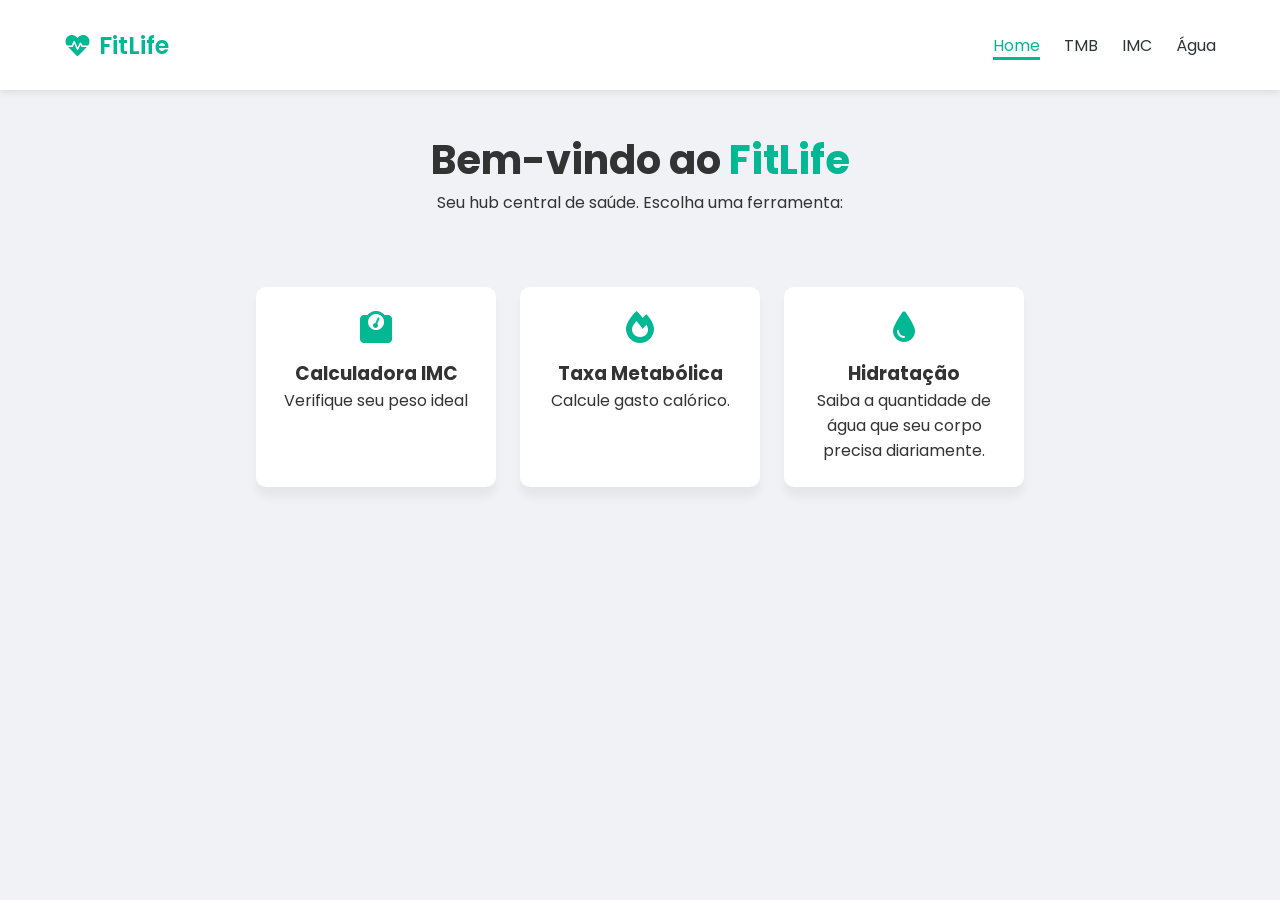
<file: index.html>
<!DOCTYPE html>
<html lang="pt-BR">
<head>
    <meta charset="UTF-8">
    <meta name="viewport" content="width=device-width, initial-scale=1.0">
    <link rel="preconnect" href="https://fonts.googleapis.com">
    <link rel="preconnect" href="https://fonts.gstatic.com" crossorigin>
    <link href="https://fonts.googleapis.com/css2?family=Poppins:ital,wght@0,100;0,200;0,300;0,400;0,500;0,600;0,700;0,800;0,900;1,100;1,200;1,300;1,400;1,500;1,600;1,700;1,800;1,900&display=swap" rel="stylesheet">
    <link rel="stylesheet" href="css/styles.css">
    <link
    rel="stylesheet"
    href="https://cdnjs.cloudflare.com/ajax/libs/font-awesome/6.0.0/css/all.min.css"
    />

    <title>FitLife</title>
</head>
<body>
    <nav>
        <a class="logo" href="index.html">    
            <i class="fas fa-heartbeat"></i>
            FitLife
        </a>

        <ul class="nav-links">
            <li><a class="nav-link" id="nav-active" href="index.html">Home</a></li>
            <li><a class="nav-link" href="pages/tmb.html">TMB</a></li>
            <li><a class="nav-link" href="pages/imc.html">IMC</a></li>
            <li><a class="nav-link" href="pages/water.html">Água</a></li>
        </ul>
    </nav>


    <header class="header-container">
        <h1>Bem-vindo ao <span>FitLife</span></h1>
        <p>Seu hub central de saúde. Escolha uma ferramenta:</p>
    </header>

    <main>
        <section class="cards-section">
            <a class="feature-card" href="pages/imc.html">
                <i class="fas fa-weight"></i>
                <h3>Calculadora IMC</h3>
                <p>Verifique seu peso ideal</p>
            </a>

            <a class="feature-card" href="pages/tmb.html">
                <i class="fas fa-fire"></i>
                <h3>Taxa Metabólica</h3>
                <p>Calcule gasto calórico.</p>
            </a>

            <a class="feature-card" href="pages/water.html">
                <i class="fas fa-tint"></i>
                <h3>Hidratação</h3>
                <p>Saiba a quantidade de água que seu corpo precisa diariamente.</p>
            </a>
        </section>

    </main>
</body>
</html>
</file>
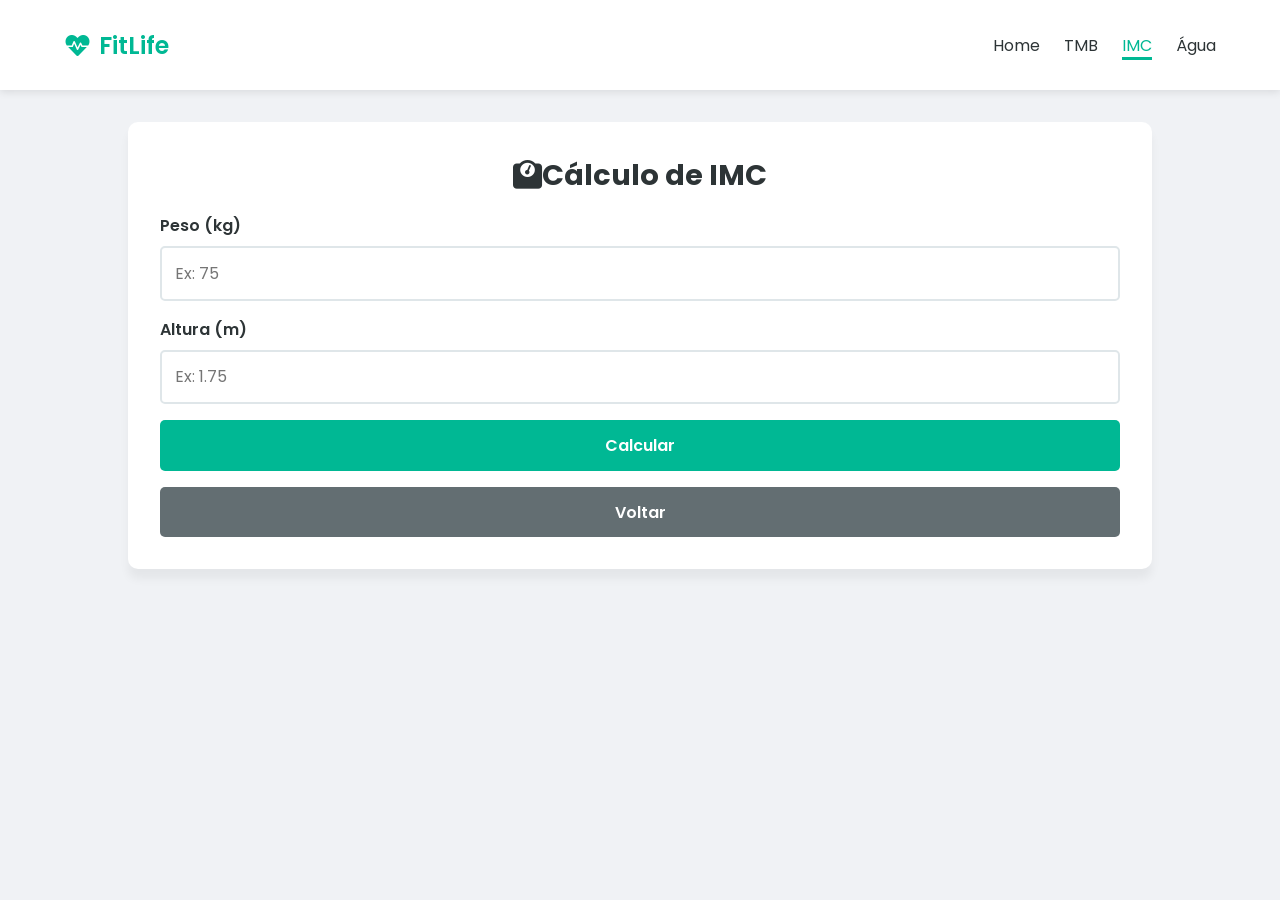
<file: pages/imc.html>
<!DOCTYPE html>
<html lang="pt-BR">
<head>
    <meta charset="UTF-8">
    <meta name="viewport" content="width=device-width, initial-scale=1.0">
    <link rel="preconnect" href="https://fonts.googleapis.com">
    <link rel="preconnect" href="https://fonts.gstatic.com" crossorigin>
    <link href="https://fonts.googleapis.com/css2?family=Poppins:ital,wght@0,100;0,200;0,300;0,400;0,500;0,600;0,700;0,800;0,900;1,100;1,200;1,300;1,400;1,500;1,600;1,700;1,800;1,900&display=swap" rel="stylesheet">
    <link rel="stylesheet" href="../css/styles.css">
    <link
    rel="stylesheet"
    href="https://cdnjs.cloudflare.com/ajax/libs/font-awesome/6.0.0/css/all.min.css"
    />
    <title>FitLife | IMC</title>
</head>
<body>
    
    <nav>
        <a class="logo" href="../index.html"><i class="fas fa-heartbeat"></i>FitLife</a>

        <ul class="nav-links">
            <li><a class="nav-link" href="../index.html">Home</a></li>
            <li><a class="nav-link" href="tmb.html">TMB</a></li>
            <li><a class="nav-link" id="nav-active" href="imc.html">IMC</a></li>
            <li><a class="nav-link" href="water.html">Água</a></li>
        </ul>
    </nav>


    <main>
        <section class="tool-container">
            
            <div class="tool-container-title">
                <h2><i class="fas fa-weight"></i>Cálculo de IMC</h2>
            </div>

            <form>
                <div class="form-group">
                    <label for="weight">Peso (kg)</label>
                    <input type="number" id="weight" placeholder="Ex: 75" required>
                </div>
                
                <div class="form-group">
                    <label for="height">Altura (m)</label>
                    <input type="number" id="height" placeholder="Ex: 1.75" 
                    required
                    step="any"
                    >
                </div>

                <button class="action-btn" type="submit" onclick="calculateIMC(event)">Calcular</button>
                <a class="action-btn btn-back" href="../index.html">Voltar</a>
            </form>

            <div id="result" class="result-box">
                <p>Seu IMC é</p>
                <h2 id="imc-value">00.0</h2>
                <p id="imc-desc">Classificação</p>
            </div>


        </section>
    </main>
  
    <script src="../js/imc.js"></script>
</body>
</html>
</file>
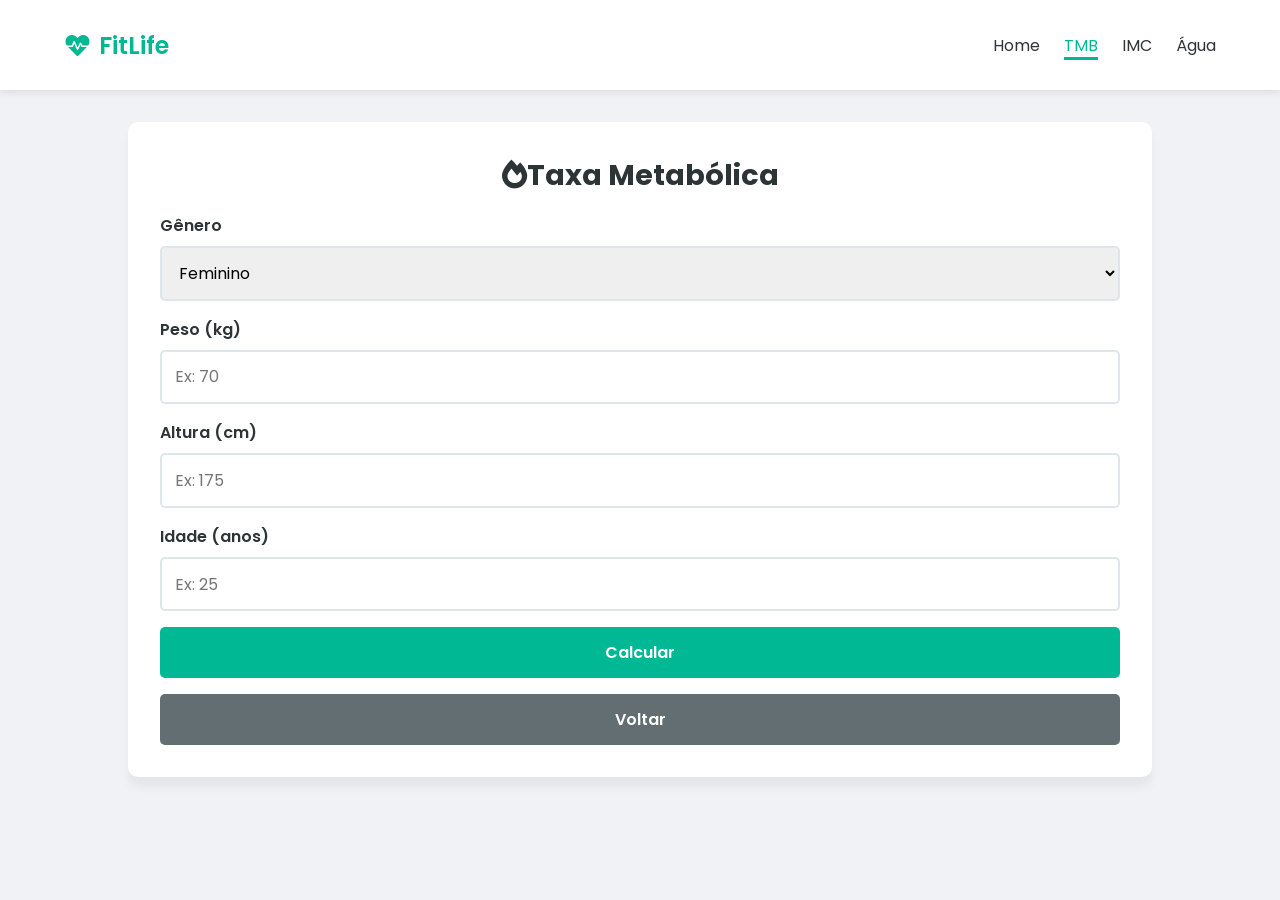
<file: pages/tmb.html>
<!DOCTYPE html>
<html lang="pt-BR">
<head>
    <meta charset="UTF-8">
    <meta name="viewport" content="width=device-width, initial-scale=1.0">
    <link rel="preconnect" href="https://fonts.googleapis.com">
    <link rel="preconnect" href="https://fonts.gstatic.com" crossorigin>
    <link rel="stylesheet" href="../css/styles.css">
    <link href="https://fonts.googleapis.com/css2?family=Poppins:ital,wght@0,100;0,200;0,300;0,400;0,500;0,600;0,700;0,800;0,900;1,100;1,200;1,300;1,400;1,500;1,600;1,700;1,800;1,900&display=swap" rel="stylesheet">
    <link
    rel="stylesheet"
    href="https://cdnjs.cloudflare.com/ajax/libs/font-awesome/6.0.0/css/all.min.css"
    />
    <title>FitLife | TMB</title>
</head>
<body>

    
    <nav>
        <a href="../index.html" class="logo">
            <i class="fas fa-heartbeat"></i>
            <p>FitLife</p>
        </a>

        <ul class="nav-links">
            <li><a class="nav-link" href="../index.html">Home</a></li>
            <li><a class="nav-link" id="nav-active" href="tmb.html">TMB</a></li>
            <li><a class="nav-link" href="imc.html">IMC</a></li>
            <li><a class="nav-link" href="water.html">Água</a></li>
        </ul>
    </nav>


    <main>
        <section class="tool-container">
            
            <div class="tool-container-title">
                <h2><i class="fas fa-fire"></i>Taxa Metabólica</h2>
            </div>

            <form>
                <div class="form-group">
                    <label for="gender">Gênero</label>
                    <select id="gender">
                        <option value="male">Masculino</option>
                        <option value="female" selected>Feminino</option>
                    </select>
                </div>

                <div class="form-group">
                    <label for="weight">Peso (kg)</label>
                    <input type="number" id="weight" placeholder="Ex: 70" required>
                </div>

                <div class="form-group">
                    <label for="height">Altura (cm)</label>
                    <input type="number" id="height" placeholder="Ex: 175" required>
                </div>

                <div class="form-group">
                    <label for="age">Idade (anos)</label>
                    <input type="number" id="age" placeholder="Ex: 25" required>
                </div>

                <button class="action-btn" type="submit" onclick="calculateTMB(event)">Calcular</button>
                <a class="action-btn btn-back" href="../index.html">Voltar</a>

            </form>

            <div id="result-box" class="result-box">
                <p>Gasto calórico basal:</p>
                <h2 id="tmb-value">0000</h2>
                <p>Kcal/dia</p>
            </div>

        </section>
    </main>
    <script src="../js/tmb.js"></script>
</body>
</html>
</file>
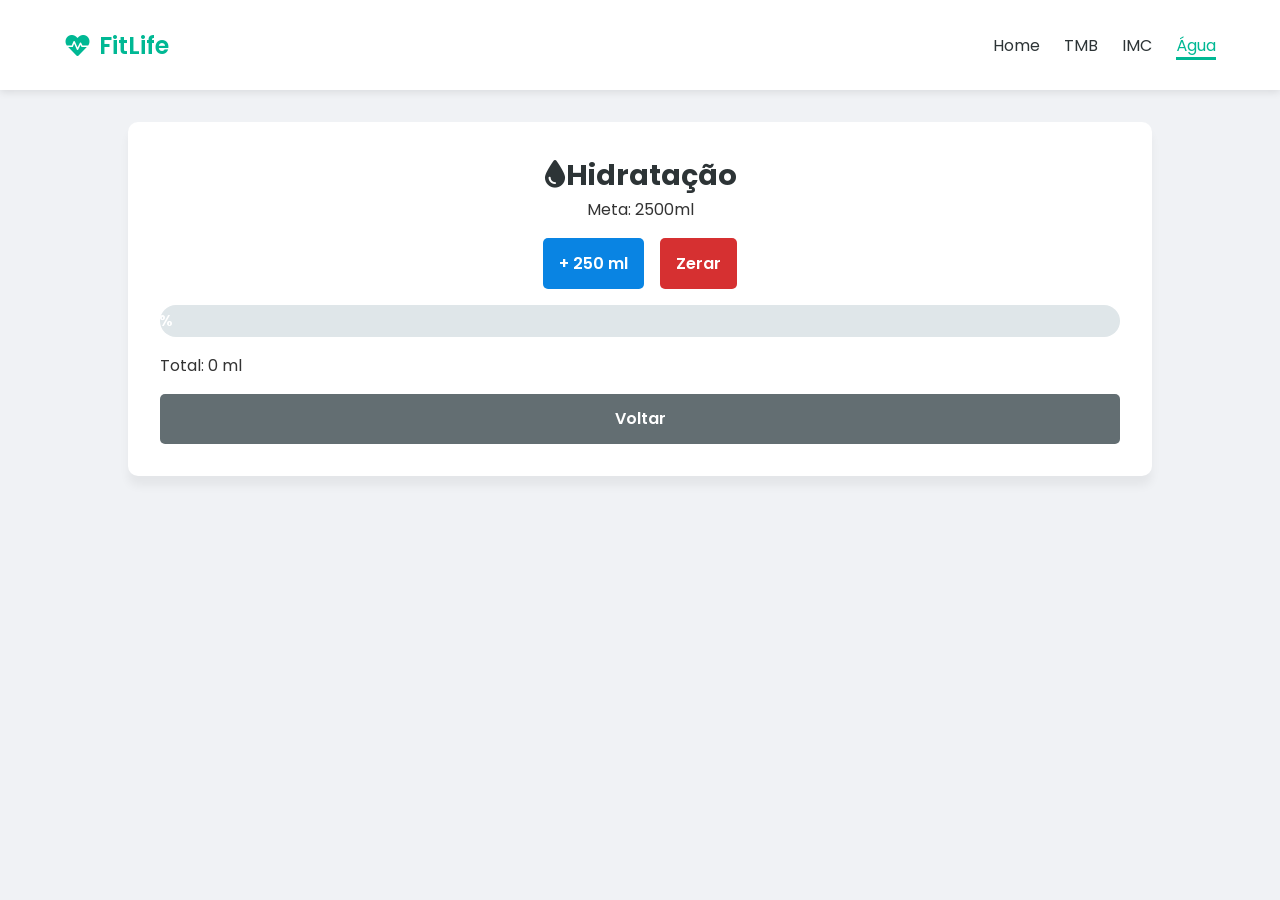
<file: pages/water.html>
<!DOCTYPE html>
<html lang="en">
<head>
    <meta charset="UTF-8">
    <meta name="viewport" content="width=device-width, initial-scale=1.0">
    <link rel="preconnect" href="https://fonts.googleapis.com">
    <link rel="preconnect" href="https://fonts.gstatic.com" crossorigin>
    <link rel="stylesheet" href="../css/styles.css">
    <link rel="stylesheet" href="../css/water.css">
    <link href="https://fonts.googleapis.com/css2?family=Poppins:ital,wght@0,100;0,200;0,300;0,400;0,500;0,600;0,700;0,800;0,900;1,100;1,200;1,300;1,400;1,500;1,600;1,700;1,800;1,900&display=swap" rel="stylesheet">
    <link
    rel="stylesheet"
    href="https://cdnjs.cloudflare.com/ajax/libs/font-awesome/6.0.0/css/all.min.css"
    />
    <title>FitLife | Água</title>
</head>
<body>
    
    <nav>
        <a href="../index.html" class="logo">
            <i class="fas fa-heartbeat"></i>
            <p>FitLife</p>
        </a>

        <ul class="nav-links">
            <li><a href="../index.html" class="nav-link">Home</a></li>
            <li><a href="tmb.html" class="nav-link">TMB</a></li>
            <li><a href="imc.html" class="nav-link">IMC</a></li>
            <li><a href="water.html" id="nav-active" class="nav-link">Água</a></li>
        </ul>
    </nav>
    
    <main>
        <section class="tool-container">

            <div class="tool-container-title">
                <h2><i class="fas fa-tint"></i>Hidratação</h2>
                <p>Meta: 2500ml</p>
            </div>

            <div class="water-controls">
                <button class="action-btn btn-water-add" type="button" onclick="addWater(250)">+ 250 ml</button>
                <button class="action-btn btn-water-reset" type="button" onclick="resetWater()">Zerar</button>
            </div>

            <div class="progress-container">
                <div id="water-bar" class="progress-bar">0%</div>
            </div>

            <p>Total: <span id="water-total">0</span> ml</p>

            <a class="action-btn btn-back" href="../index.html">Voltar</a>
        </section>
    </main>

    <script src="../js/water.js"></script>
</body>
</html>
</file>
<file: css/styles.css>
:root {
  --primary-color: #00b894;
  --primary-dark: #019477;
  --secondary-color: #2d3436;
  --background-color: #f0f2f5;
  --card-color: #ffffff;
  --text-color: #333333;
  --muted-color: #636e72;
  --danger-color: #d63031;
  --water-color: #0984e3;
  --border-color: #dfe6e9;

  --result-box: #e8f8f5;

  --shadow-md: 0 10px 10px rgba(0, 0, 0, 0.05);
}

* {
    margin: 0;
    padding: 0;
    box-sizing: border-box;
}

body {
    font-family: "Poppins";
    background-color: var(--background-color);
    color: var(--text-color)
}

nav {
    display: flex;
    justify-content: space-between;
    align-items: center;

    background-color: var(--card-color);
    padding: 0 5%;
    height: 10vh;
    box-shadow: 0 2px 8px rgba(0, 0, 0, 0.1);
}

.logo {
    /* flexbox */
    display: flex;
    align-items: center;

    gap: 0.5rem;

    font-size:1.5rem;
    color: var(--primary-color);
    text-decoration: none;
    font-weight: 600;
}

.nav-links {
    display:flex;
    list-style: none;
    gap: 1.5rem;
}

.nav-link {
    text-decoration: none;
    color: var(--secondary-color);
    font-size: 1rem;
}

.nav-link:hover {
    color: var(--primary-color)
}

#nav-active {
    border-bottom: 3px var(--primary-color) solid;
    color: var(--primary-color)
}

.header-container {
    text-align: center;
    padding: 2.5rem 0;
}

.header-container h1 {
    font-size: 2.5rem;
}

.header-container span {
    color: var(--primary-color)
}

main {
    width: 80%;
    margin: 0 auto;
    
    padding: 2rem 0;
}

.cards-section {
    text-align: center;
    
    display: flex;
    justify-content: center;
    flex-wrap: wrap;
    gap: 1.5rem;
}

.feature-card {
    background-color: var(--card-color);
    color: var(--text-color);
    padding: 1.5rem;
    border-radius: 10px;
    text-align: center;
    text-decoration: none;
    box-shadow: var(--shadow-md);
    width: 15rem;
}

.feature-card:hover {
    border: 2px solid var(--primary-color)
}

.feature-card i {
    font-size: 2rem;
    color: var(--primary-color);
    margin-bottom: 1rem;
}

.tool-container {
    display: flex;
    flex-direction: column;
    gap:1rem;

    width: 100%;
    padding: 2rem;

    background-color: var(--card-color);
    border-radius: 10px;
    box-shadow: var(--shadow-md);
}

.tool-container-title {
    text-align: center;
}

.tool-container-title h2 {
    color: var(--secondary-color);
    font-size: 1.8rem;
}

.tool-container form {
    display: flex;
    flex-direction: column;
    gap: 1rem;
}

.form-group {
    display: flex;
    flex-direction: column;
    gap: 0.5rem;
}

.form-group label {
    font-weight: 600;
    color: var(--secondary-color);
}

.form-group select,
.form-group input {
    padding: 0.8rem;
    border: 2px solid var(--border-color);
    border-radius: 5px;
    font-size: 1rem;
    font-family: inherit;
}

.form-group input:focus,
.form-group select:focus {
    outline: none;
    border-color: var(--primary-color);
}

.action-btn {
    padding: 0.8rem 1rem;
    background-color: var(--primary-color);
    color: var(--card-color);
    border: none;
    border-radius: 5px;
    font-size: 1rem;
    font-weight: 600;
    font-family: inherit;
    cursor: pointer;
    text-decoration: none;
    text-align: center;
    transition: 0.3s;
}

.action-btn:hover {
    background-color: var(--primary-dark);
}

.btn-back {
    background-color: var(--muted-color);
}

.btn-back:hover {
    background-color: var(--secondary-color);
}

.result-box {
    display: none;
    background-color: var(--result-box);
    padding: 1.25rem;
    border-radius: 10px;
    text-align: center;
}

.show {
    display: block;
}

@media (max-width: 480px) {
    nav {
        flex-direction: column;
        justify-content: center;
        height: 12vh;
    }
}
</file>
<file: css/water.css>
.water-controls {
    display: flex;
    justify-content: center;
    align-items:center;

    flex-wrap: wrap;
    gap: 1rem;
}

.btn-water-add {
    background-color: var(--water-color)
}

.btn-water-add:hover {
    background-color: #076ebc;
}

.btn-water-reset {
    background-color: var(--danger-color)
}

.btn-water-reset:hover {
    background-color: #b71c1c;
}

.progress-container {
    width: 100%;
    height: 2rem;
    background-color: var(--border-color);
    border-radius: 2rem;
}

.progress-bar { 
    display: flex;
    justify-content: center;
    align-items: center;

    width: 0%;
    height: 100%;
    background-color: var(--water-color);
    color: var(--card-color);
    font-weight: 600;
}
</file>
